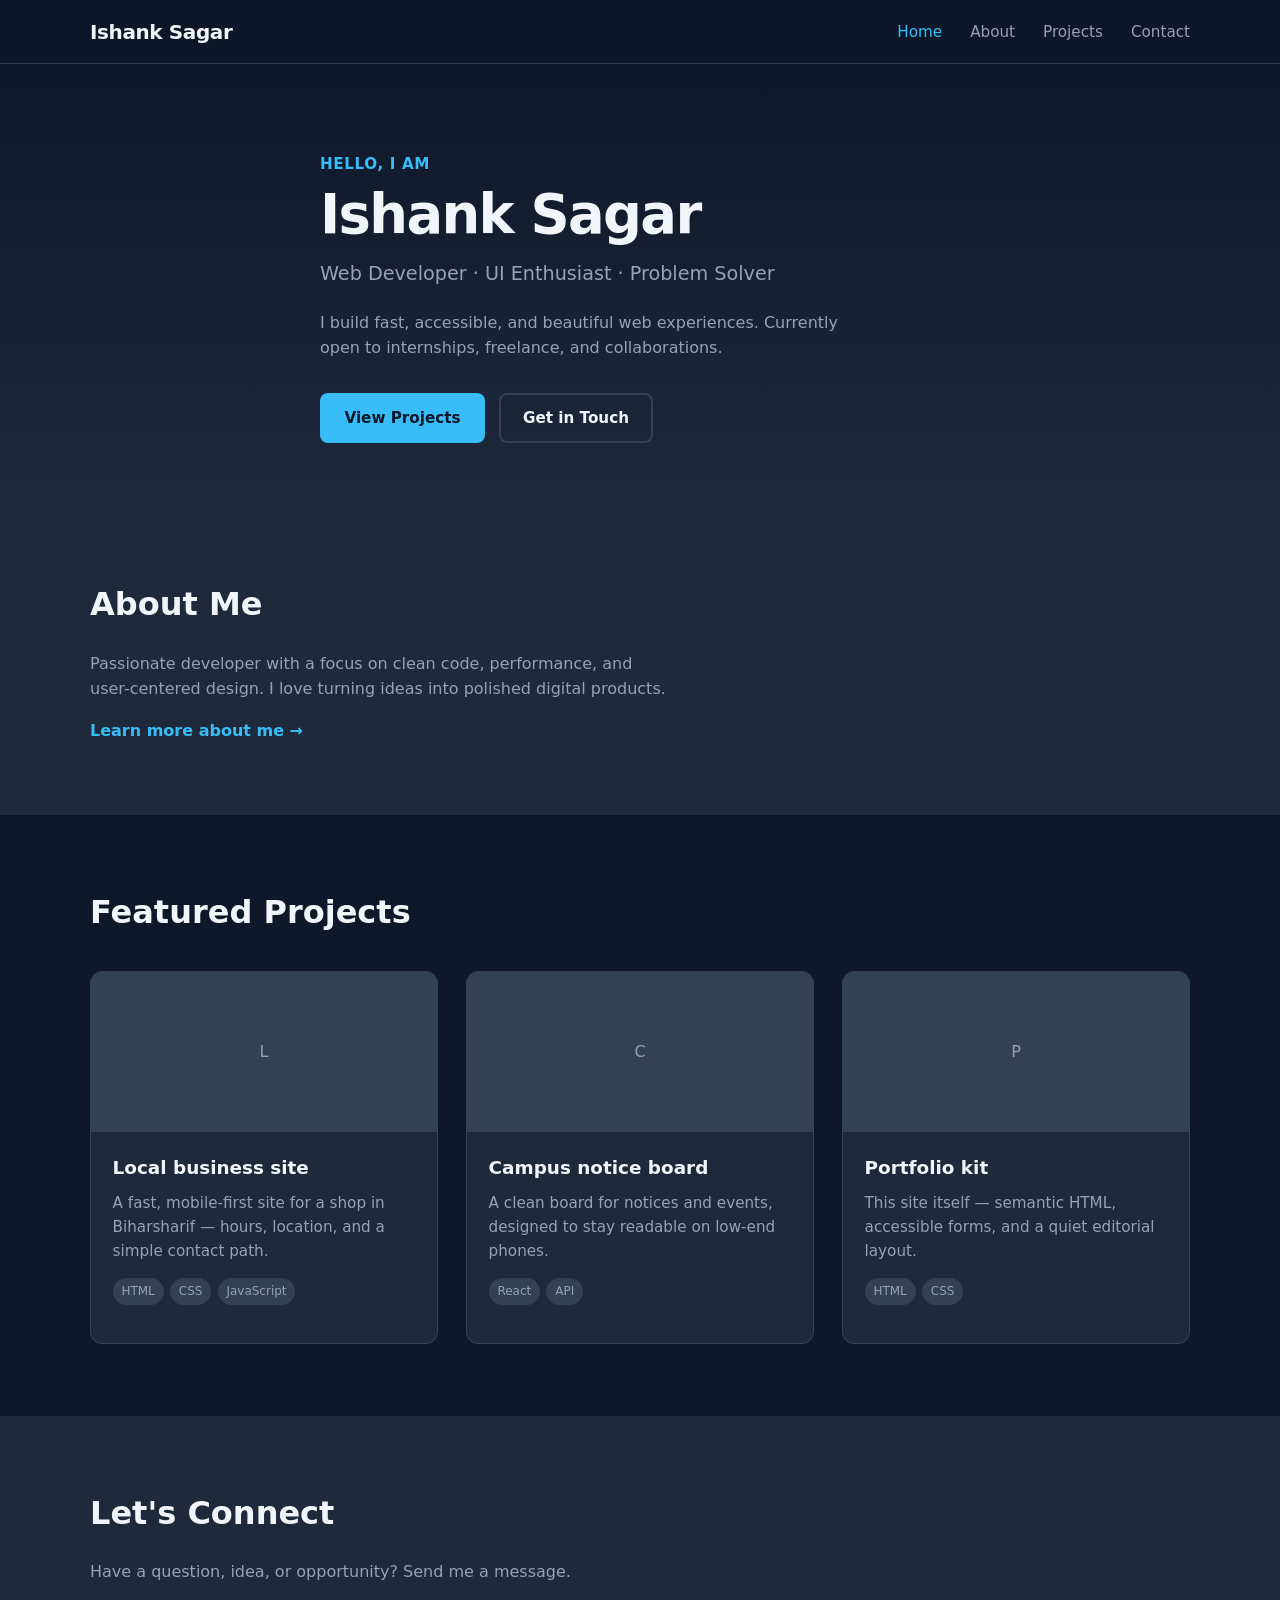
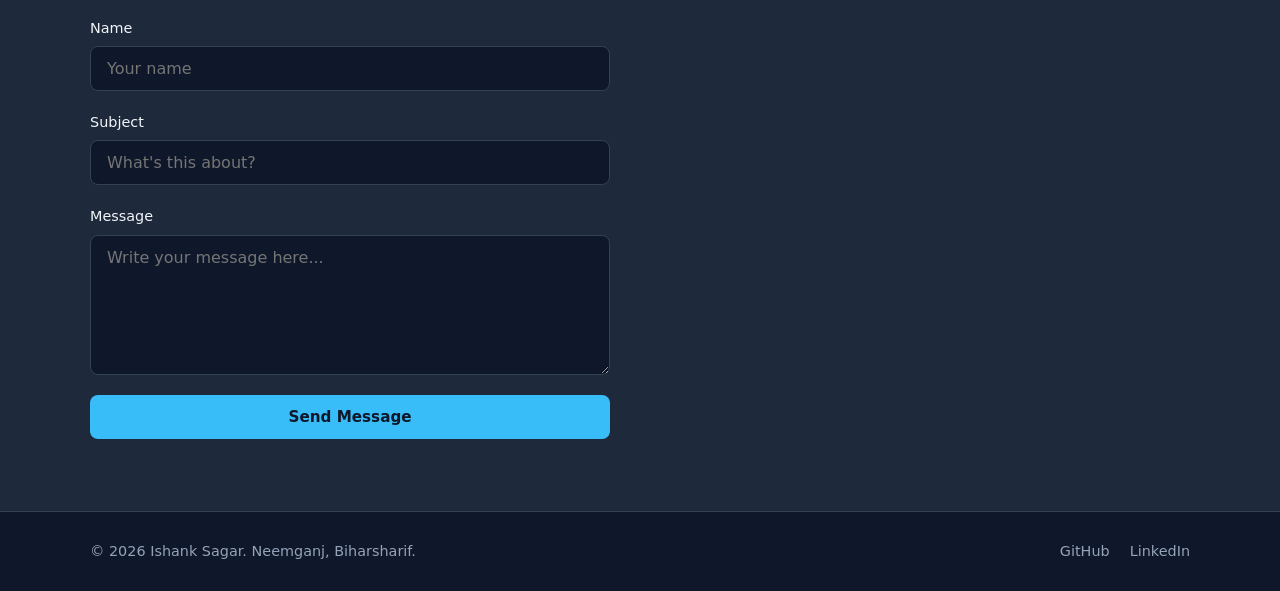
<file: index.html>
<!DOCTYPE html>
<html lang="en">
<head>
  <meta charset="UTF-8">
  <meta name="viewport" content="width=device-width, initial-scale=1.0">
  <meta name="description" content="Personal portfolio of Ishank Sagar – Web Developer from Neemganj, Biharsharif, Nalanda, Bihar">
  <meta name="theme-color" content="#0c0c0b">
  <title>Ishank Sagar | Portfolio</title>
  <link rel="stylesheet" href="style.css">
  <link rel="preconnect" href="https://fonts.googleapis.com">
  <link rel="preconnect" href="https://fonts.gstatic.com" crossorigin>
  <link href="https://fonts.googleapis.com/css2?family=Figtree:wght@400;500;600;700&family=Instrument+Serif:ital@0;1&display=swap" rel="stylesheet">
</head>
<body>
  <header class="site-header">
    <nav class="nav container">
      <a href="index.html" class="logo">Ishank Sagar</a>
      <button class="nav-toggle" aria-label="Toggle menu" aria-expanded="false">
        <span></span><span></span><span></span>
      </button>
      <ul class="nav-links">
        <li><a href="index.html" class="active">Home</a></li>
        <li><a href="about.html">About</a></li>
        <li><a href="#projects">Projects</a></li>
        <li><a href="#contact">Contact</a></li>
      </ul>
    </nav>
  </header>

  <main>
    <section class="hero">
      <div class="container hero-content">
        <p class="eyebrow">Hello, I am</p>
        <h1>Ishank Sagar</h1>
        <p class="tagline">Web Developer · UI Enthusiast · Problem Solver</p>
        <p class="hero-desc">
          I build fast, accessible, and
          beautiful web experiences. Currently open to internships, freelance, and collaborations.
        </p>
        <div class="hero-actions">
          <a href="#projects" class="btn btn-primary">View Projects</a>
          <a href="#contact" class="btn btn-outline">Get in Touch</a>
        </div>
      </div>
    </section>

    <section class="section about-teaser">
      <div class="container">
        <h2>About Me</h2>
        <p>
          Passionate developer with a focus on clean code, performance, and user-centered design.
          I love turning ideas into polished digital products.
        </p>
        <a href="about.html" class="link-arrow">Learn more about me →</a>
      </div>
    </section>

    <section id="projects" class="section projects">
      <div class="container">
        <h2>Featured Projects</h2>
        <div class="project-grid">
          <article class="project-card">
            <div class="project-image placeholder">L</div>
            <div class="project-body">
              <h3>Local business site</h3>
              <p>A fast, mobile-first site for a shop in Biharsharif — hours, location, and a simple contact path.</p>
              <div class="tags">
                <span>HTML</span><span>CSS</span><span>JavaScript</span>
              </div>
            </div>
          </article>
          <article class="project-card">
            <div class="project-image placeholder">C</div>
            <div class="project-body">
              <h3>Campus notice board</h3>
              <p>A clean board for notices and events, designed to stay readable on low-end phones.</p>
              <div class="tags">
                <span>React</span><span>API</span>
              </div>
            </div>
          </article>
          <article class="project-card">
            <div class="project-image placeholder">P</div>
            <div class="project-body">
              <h3>Portfolio kit</h3>
              <p>This site itself — semantic HTML, accessible forms, and a quiet editorial layout.</p>
              <div class="tags">
                <span>HTML</span><span>CSS</span>
              </div>
            </div>
          </article>
        </div>
      </div>
    </section>

    <section id="contact" class="section contact">
      <div class="container">
        <h2>Let's Connect</h2>
        <p class="section-intro">Have a question, idea, or opportunity? Send me a message.</p>
        <form class="contact-form" action="#" method="POST" novalidate>
          <div class="form-group">
            <label for="name">Name</label>
            <input type="text" id="name" name="name" placeholder="Your name" required autocomplete="name">
          </div>
          <div class="form-group">
            <label for="subject">Subject</label>
            <input type="text" id="subject" name="subject" placeholder="What's this about?" required>
          </div>
          <div class="form-group">
            <label for="message">Message</label>
            <textarea id="message" name="message" rows="6" placeholder="Write your message here..." required></textarea>
          </div>
          <button type="submit" class="btn btn-primary btn-full">Send Message</button>
        </form>
      </div>
    </section>
  </main>

  <footer class="site-footer">
    <div class="container footer-content">
      <p>© 2026 Ishank Sagar. Neemganj, Biharsharif.</p>
      <div class="social">
        <a href="#" aria-label="GitHub">GitHub</a>
        <a href="#" aria-label="LinkedIn">LinkedIn</a>
      </div>
    </div>
  </footer>

  <script>
    const toggle = document.querySelector('.nav-toggle');
    const navLinks = document.querySelector('.nav-links');
    toggle?.addEventListener('click', () => {
      const expanded = toggle.getAttribute('aria-expanded') === 'true';
      toggle.setAttribute('aria-expanded', !expanded);
      navLinks.classList.toggle('open');
    });
    document.querySelector('.contact-form')?.addEventListener('submit', (e) => {
      e.preventDefault();
      const btn = e.target.querySelector('button[type="submit"]');
      btn.textContent = 'Message sent';
      btn.disabled = true;
      setTimeout(() => {
        btn.textContent = 'Send Message';
        btn.disabled = false;
        e.target.reset();
      }, 2500);
    });
  </script>
</body>
</html>
</file>
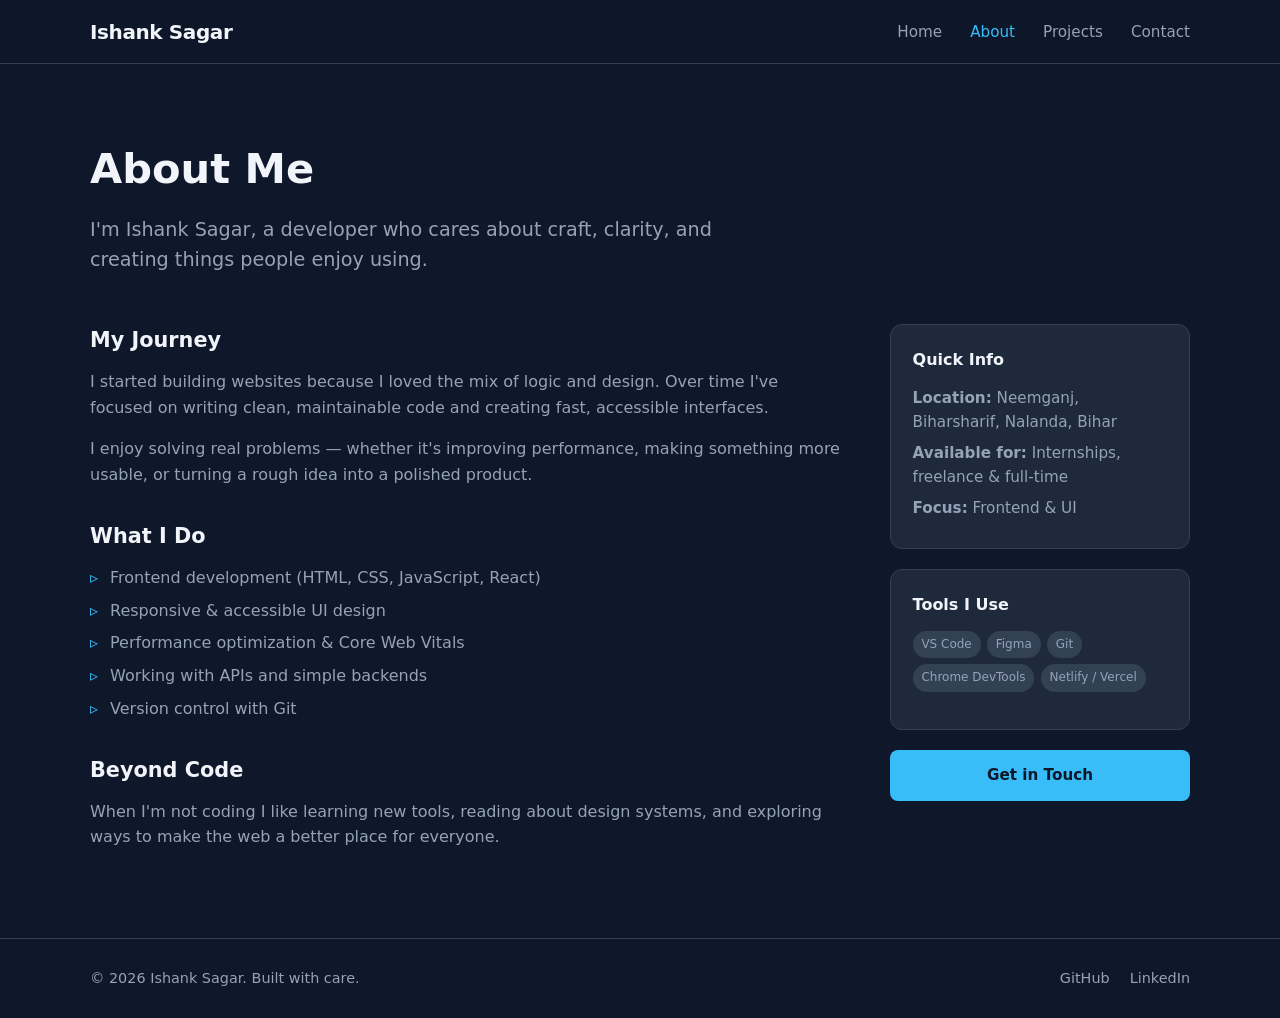
<file: about.html>
<!DOCTYPE html>
<html lang="en">
<head>
  <meta charset="UTF-8">
  <meta name="viewport" content="width=device-width, initial-scale=1.0">
  <meta name="description" content="About Ishank Sagar – web developer from Neemganj, Biharsharif, Nalanda, Bihar">
  <meta name="theme-color" content="#0c0c0b">
  <title>About | Ishank Sagar</title>
  <link rel="stylesheet" href="style.css">
  <link rel="preconnect" href="https://fonts.googleapis.com">
  <link rel="preconnect" href="https://fonts.gstatic.com" crossorigin>
  <link href="https://fonts.googleapis.com/css2?family=Figtree:wght@400;500;600;700&family=Instrument+Serif:ital@0;1&display=swap" rel="stylesheet">
</head>
<body>
  <header class="site-header">
    <nav class="nav container">
      <a href="index.html" class="logo">Ishank Sagar</a>
      <button class="nav-toggle" aria-label="Toggle menu" aria-expanded="false">
        <span></span><span></span><span></span>
      </button>
      <ul class="nav-links">
        <li><a href="index.html">Home</a></li>
        <li><a href="about.html" class="active">About</a></li>
        <li><a href="index.html#projects">Projects</a></li>
        <li><a href="index.html#contact">Contact</a></li>
      </ul>
    </nav>
  </header>

  <main>
    <section class="section about-page">
      <div class="container">
        <h1>About Me</h1>
        <p class="lead">
          I'm Ishank Sagar, a developer who cares about craft, clarity, and creating things people enjoy using.
        </p>
        <div class="about-grid">
          <div class="about-text">
            <h2>My Journey</h2>
            <p>
              I started building websites because I loved the mix of logic and design.
              Over time I've focused on writing clean, maintainable code and creating
              fast, accessible interfaces.
            </p>
            <p>
              I enjoy solving real problems — whether it's improving performance,
              making something more usable, or turning a rough idea into a polished product.
            </p>
            <h2>What I Do</h2>
            <ul class="skills-list">
              <li>Frontend development (HTML, CSS, JavaScript, React)</li>
              <li>Responsive & accessible UI design</li>
              <li>Performance optimization & Core Web Vitals</li>
              <li>Working with APIs and simple backends</li>
              <li>Version control with Git</li>
            </ul>
            <h2>Beyond Code</h2>
            <p>
              When I'm not coding I like learning new tools, reading about design systems,
              and exploring ways to make the web a better place for everyone.
            </p>
          </div>
          <aside class="about-sidebar">
            <div class="info-card">
              <h3>Quick Info</h3>
              <ul>
                <li><strong>Location:</strong> Neemganj, Biharsharif, Nalanda, Bihar</li>
                <li><strong>Available for:</strong> Internships, freelance & full-time</li>
                <li><strong>Focus:</strong> Frontend & UI</li>
              </ul>
            </div>
            <div class="info-card">
              <h3>Tools I Use</h3>
              <div class="tags">
                <span>VS Code</span>
                <span>Figma</span>
                <span>Git</span>
                <span>Chrome DevTools</span>
                <span>Netlify / Vercel</span>
              </div>
            </div>
            <a href="index.html#contact" class="btn btn-primary btn-full">Get in Touch</a>
          </aside>
        </div>
      </div>
    </section>
  </main>

  <footer class="site-footer">
    <div class="container footer-content">
      <p>© 2026 Ishank Sagar. Built with care.</p>
      <div class="social">
        <a href="#" aria-label="GitHub">GitHub</a>
        <a href="#" aria-label="LinkedIn">LinkedIn</a>
      </div>
    </div>
  </footer>

  <script>
    const toggle = document.querySelector('.nav-toggle');
    const navLinks = document.querySelector('.nav-links');
    toggle?.addEventListener('click', () => {
      const expanded = toggle.getAttribute('aria-expanded') === 'true';
      toggle.setAttribute('aria-expanded', !expanded);
      navLinks.classList.toggle('open');
    });
  </script>
</body>
</html>
</file>
<file: style.css>
/* ============================================
   Portfolio – Modern, accessible, performant
   ============================================ */

:root {
  --bg: #0f172a;
  --bg-alt: #1e293b;
  --surface: #1e293b;
  --text: #f1f5f9;
  --text-muted: #94a3b8;
  --accent: #38bdf8;
  --accent-hover: #7dd3fc;
  --border: #334155;
  --radius: 12px;
  --shadow: 0 4px 24px rgba(0, 0, 0, 0.35);
  --font: 'Inter', system-ui, -apple-system, sans-serif;
  --max-w: 1100px;
  --header-h: 64px;
}

*,
*::before,
*::after {
  box-sizing: border-box;
  margin: 0;
  padding: 0;
}

html {
  scroll-behavior: smooth;
}

body {
  font-family: var(--font);
  background: var(--bg);
  color: var(--text);
  line-height: 1.6;
  min-height: 100vh;
  display: flex;
  flex-direction: column;
}

img {
  max-width: 100%;
  display: block;
}

a {
  color: var(--accent);
  text-decoration: none;
  transition: color 0.2s ease;
}

a:hover {
  color: var(--accent-hover);
}

/* ---------- Layout ---------- */
.container {
  width: min(100% - 2rem, var(--max-w));
  margin-inline: auto;
}

.section {
  padding: 4.5rem 0;
}

.section h2 {
  font-size: clamp(1.6rem, 4vw, 2rem);
  margin-bottom: 1.25rem;
  font-weight: 700;
}

.section-intro {
  color: var(--text-muted);
  max-width: 36rem;
  margin-bottom: 2rem;
}

/* ---------- Header / Nav ---------- */
.site-header {
  position: sticky;
  top: 0;
  z-index: 100;
  background: rgba(15, 23, 42, 0.85);
  backdrop-filter: blur(12px);
  border-bottom: 1px solid var(--border);
  height: var(--header-h);
}

.nav {
  display: flex;
  align-items: center;
  justify-content: space-between;
  height: 100%;
}

.logo {
  font-weight: 700;
  font-size: 1.25rem;
  color: var(--text);
  letter-spacing: -0.02em;
}

.logo:hover {
  color: var(--accent);
}

.nav-links {
  display: flex;
  gap: 1.75rem;
  list-style: none;
}

.nav-links a {
  color: var(--text-muted);
  font-weight: 500;
  font-size: 0.95rem;
}

.nav-links a:hover,
.nav-links a.active {
  color: var(--accent);
}

.nav-toggle {
  display: none;
  flex-direction: column;
  gap: 5px;
  background: none;
  border: none;
  cursor: pointer;
  padding: 4px;
}

.nav-toggle span {
  display: block;
  width: 22px;
  height: 2px;
  background: var(--text);
  border-radius: 2px;
  transition: 0.25s ease;
}

/* ---------- Hero ---------- */
.hero {
  padding: 5.5rem 0 4rem;
  background: linear-gradient(180deg, #0f172a 0%, #1e293b 100%);
}

.hero-content {
  max-width: 640px;
}

.eyebrow {
  color: var(--accent);
  font-weight: 600;
  font-size: 0.95rem;
  margin-bottom: 0.5rem;
  letter-spacing: 0.04em;
  text-transform: uppercase;
}

.hero h1 {
  font-size: clamp(2.4rem, 6vw, 3.4rem);
  font-weight: 700;
  line-height: 1.15;
  letter-spacing: -0.03em;
  margin-bottom: 0.75rem;
}

.tagline {
  font-size: 1.2rem;
  color: var(--text-muted);
  margin-bottom: 1.25rem;
}

.hero-desc {
  color: var(--text-muted);
  margin-bottom: 2rem;
  max-width: 34rem;
}

.hero-actions {
  display: flex;
  flex-wrap: wrap;
  gap: 0.85rem;
}

/* ---------- Buttons ---------- */
.btn {
  display: inline-flex;
  align-items: center;
  justify-content: center;
  padding: 0.7rem 1.4rem;
  border-radius: 8px;
  font-weight: 600;
  font-size: 0.95rem;
  border: 2px solid transparent;
  cursor: pointer;
  transition: all 0.2s ease;
  font-family: inherit;
}

.btn-primary {
  background: var(--accent);
  color: #0f172a;
}

.btn-primary:hover {
  background: var(--accent-hover);
  color: #0f172a;
}

.btn-outline {
  background: transparent;
  border-color: var(--border);
  color: var(--text);
}

.btn-outline:hover {
  border-color: var(--accent);
  color: var(--accent);
}

.btn-full {
  width: 100%;
}

/* ---------- About teaser ---------- */
.about-teaser {
  background: var(--bg-alt);
}

.about-teaser p {
  color: var(--text-muted);
  max-width: 36rem;
  margin-bottom: 1rem;
}

.link-arrow {
  font-weight: 600;
  display: inline-block;
}

/* ---------- Projects ---------- */
.project-grid {
  display: grid;
  grid-template-columns: repeat(auto-fit, minmax(280px, 1fr));
  gap: 1.75rem;
  margin-top: 2rem;
}

.project-card {
  background: var(--surface);
  border: 1px solid var(--border);
  border-radius: var(--radius);
  overflow: hidden;
  transition: transform 0.2s ease, box-shadow 0.2s ease;
}

.project-card:hover {
  transform: translateY(-4px);
  box-shadow: var(--shadow);
}

.project-image {
  height: 160px;
  background: #334155;
  display: flex;
  align-items: center;
  justify-content: center;
  color: var(--text-muted);
  font-weight: 500;
}

.project-body {
  padding: 1.35rem;
}

.project-body h3 {
  font-size: 1.15rem;
  margin-bottom: 0.5rem;
}

.project-body p {
  color: var(--text-muted);
  font-size: 0.95rem;
  margin-bottom: 0.9rem;
}

.tags {
  display: flex;
  flex-wrap: wrap;
  gap: 0.4rem;
  margin-bottom: 1rem;
}

.tags span {
  background: #334155;
  color: var(--text-muted);
  font-size: 0.75rem;
  padding: 0.25rem 0.55rem;
  border-radius: 999px;
  font-weight: 500;
}

/* ---------- Contact Form ---------- */
.contact {
  background: var(--bg-alt);
}

.contact-form {
  max-width: 520px;
  display: flex;
  flex-direction: column;
  gap: 1.25rem;
}

.form-group {
  display: flex;
  flex-direction: column;
  gap: 0.4rem;
}

.form-group label {
  font-weight: 500;
  font-size: 0.9rem;
}

.form-group input,
.form-group textarea {
  background: var(--bg);
  border: 1px solid var(--border);
  border-radius: 8px;
  padding: 0.75rem 1rem;
  color: var(--text);
  font-family: inherit;
  font-size: 1rem;
  transition: border-color 0.2s ease;
}

.form-group input:focus,
.form-group textarea:focus {
  outline: none;
  border-color: var(--accent);
  box-shadow: 0 0 0 3px rgba(56, 189, 248, 0.2);
}

.form-group textarea {
  resize: vertical;
  min-height: 140px;
}

.form-note {
  font-size: 0.85rem;
  color: var(--text-muted);
  margin-top: 0.25rem;
}

/* ---------- About page ---------- */
.about-page h1 {
  font-size: clamp(2rem, 5vw, 2.6rem);
  margin-bottom: 0.75rem;
}

.lead {
  font-size: 1.2rem;
  color: var(--text-muted);
  max-width: 40rem;
  margin-bottom: 3rem;
}

.about-grid {
  display: grid;
  grid-template-columns: 1fr 300px;
  gap: 3rem;
  align-items: start;
}

.about-text h2 {
  font-size: 1.3rem;
  margin: 2rem 0 0.75rem;
}

.about-text h2:first-child {
  margin-top: 0;
}

.about-text p {
  color: var(--text-muted);
  margin-bottom: 1rem;
}

.skills-list {
  list-style: none;
  margin: 0.75rem 0 1.5rem;
}

.skills-list li {
  position: relative;
  padding-left: 1.25rem;
  margin-bottom: 0.45rem;
  color: var(--text-muted);
}

.skills-list li::before {
  content: "▹";
  position: absolute;
  left: 0;
  color: var(--accent);
}

.info-card {
  background: var(--surface);
  border: 1px solid var(--border);
  border-radius: var(--radius);
  padding: 1.35rem;
  margin-bottom: 1.25rem;
}

.info-card h3 {
  font-size: 1rem;
  margin-bottom: 0.85rem;
}

.info-card ul {
  list-style: none;
}

.info-card li {
  font-size: 0.95rem;
  color: var(--text-muted);
  margin-bottom: 0.4rem;
}

/* ---------- Footer ---------- */
.site-footer {
  margin-top: auto;
  border-top: 1px solid var(--border);
  padding: 1.75rem 0;
  background: var(--bg);
}

.footer-content {
  display: flex;
  flex-wrap: wrap;
  justify-content: space-between;
  align-items: center;
  gap: 1rem;
}

.footer-content p {
  color: var(--text-muted);
  font-size: 0.9rem;
}

.social {
  display: flex;
  gap: 1.25rem;
}

.social a {
  color: var(--text-muted);
  font-size: 0.9rem;
  font-weight: 500;
}

.social a:hover {
  color: var(--accent);
}

/* ---------- Responsive ---------- */
@media (max-width: 768px) {
  .nav-toggle {
    display: flex;
  }

  .nav-links {
    position: fixed;
    top: var(--header-h);
    left: 0;
    right: 0;
    background: var(--bg-alt);
    flex-direction: column;
    padding: 1.5rem;
    gap: 1rem;
    border-bottom: 1px solid var(--border);
    transform: translateY(-120%);
    opacity: 0;
    pointer-events: none;
    transition: 0.3s ease;
  }

  .nav-links.open {
    transform: translateY(0);
    opacity: 1;
    pointer-events: auto;
  }

  .about-grid {
    grid-template-columns: 1fr;
  }

  .hero {
    padding: 3.5rem 0 3rem;
  }
}

@media (max-width: 480px) {
  .hero-actions {
    flex-direction: column;
  }

  .btn {
    width: 100%;
  }
}

/* Reduced motion */
@media (prefers-reduced-motion: reduce) {
  html {
    scroll-behavior: auto;
  }
  *,
  *::before,
  *::after {
    animation-duration: 0.01ms !important;
    transition-duration: 0.01ms !important;
  }
}
</file>
